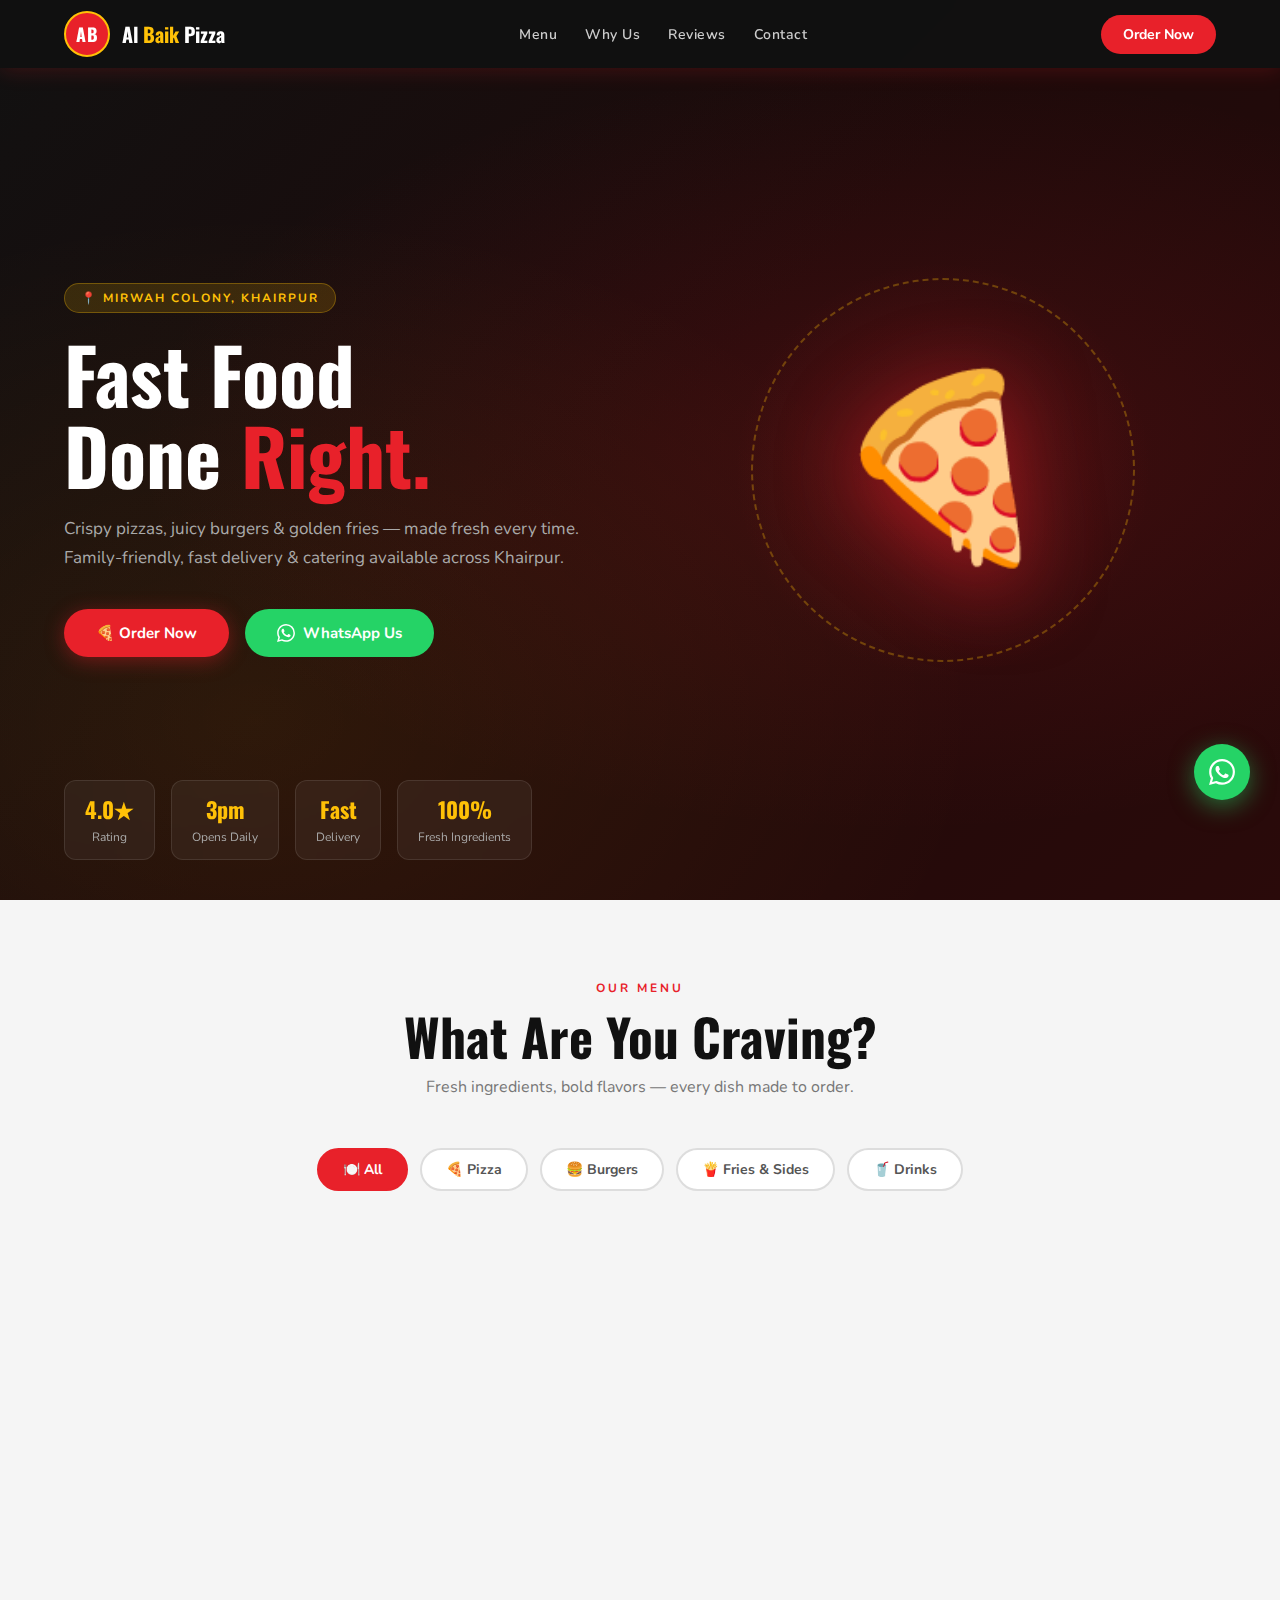
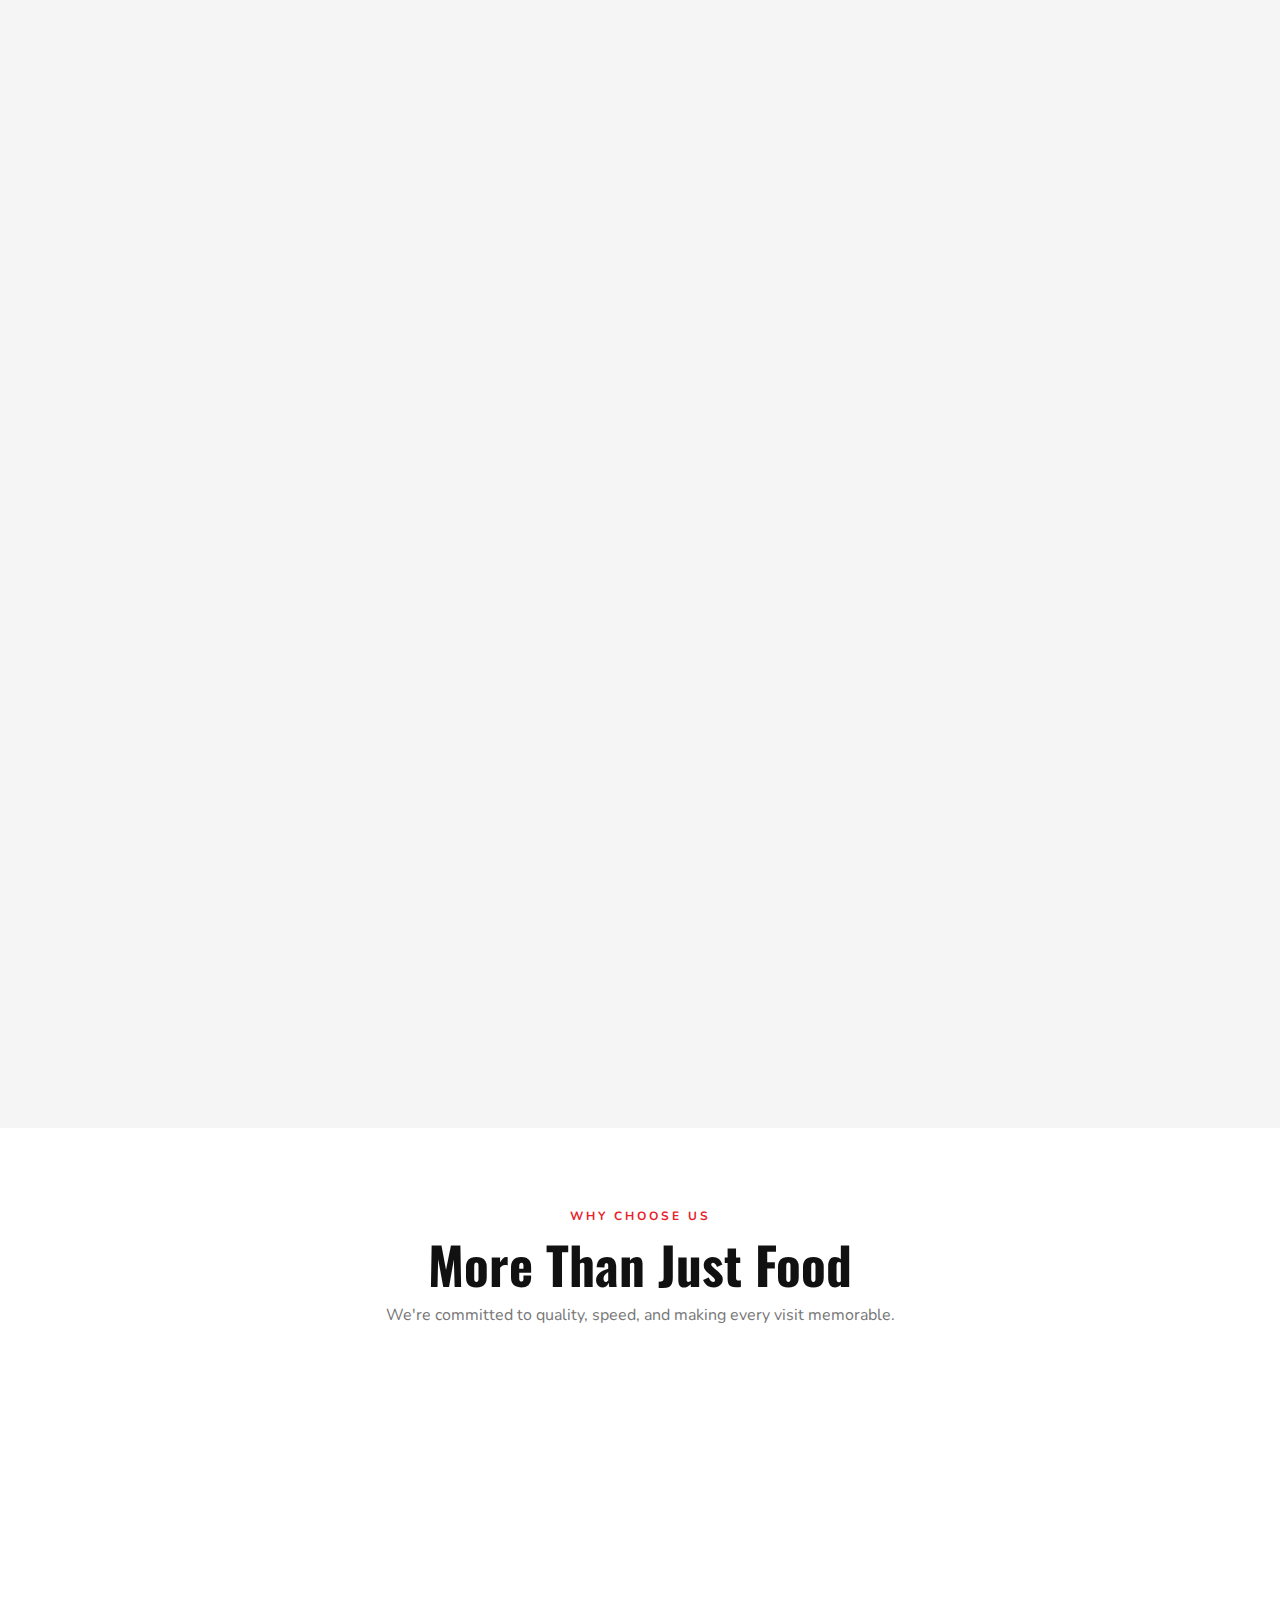
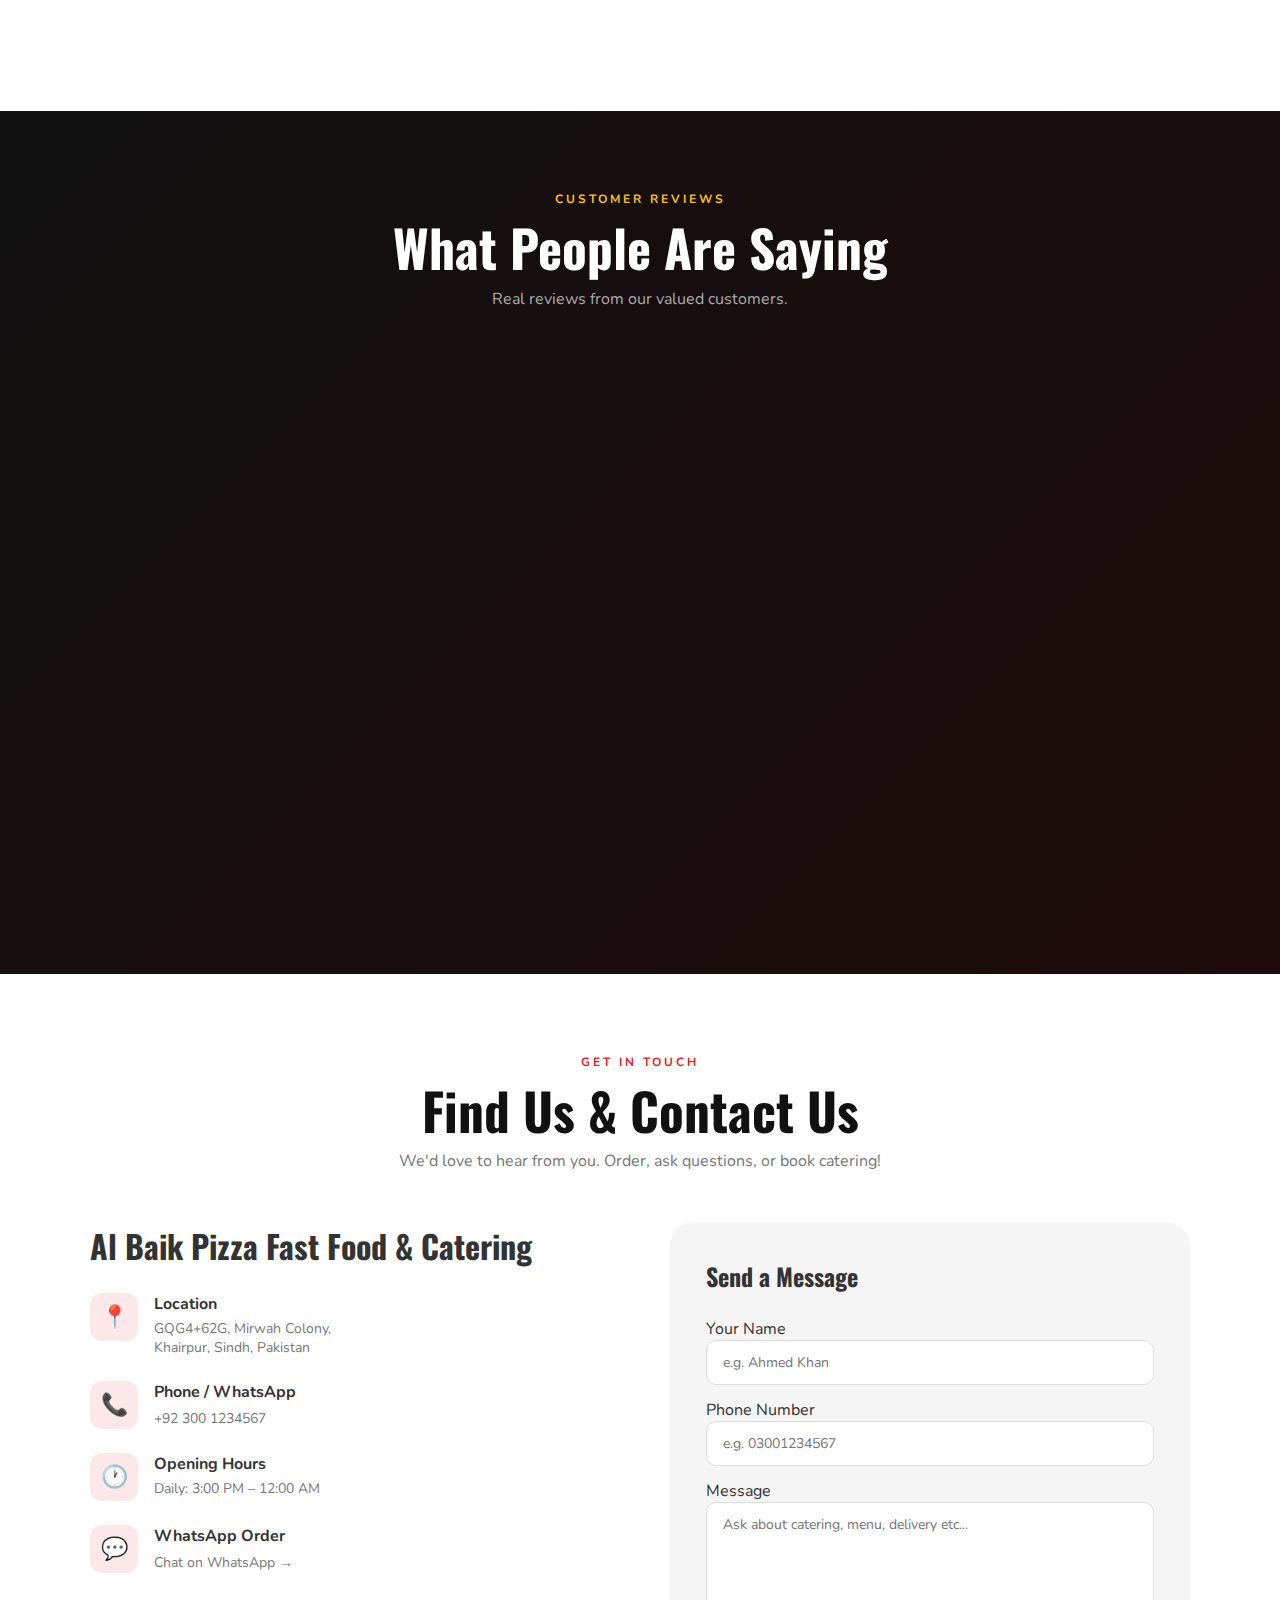
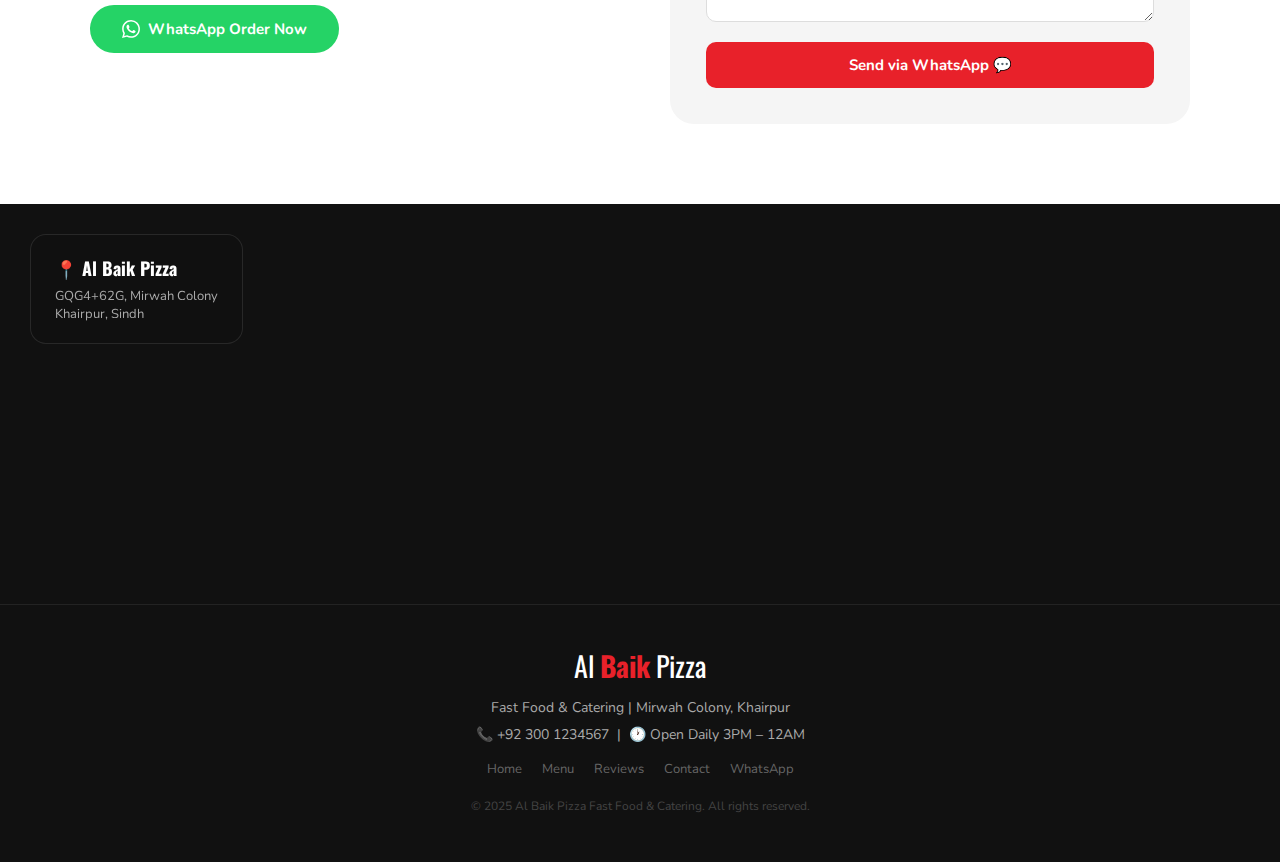
<file: index.html>
<!DOCTYPE html>
<html lang="en">
<head>
<meta charset="UTF-8"/>
<meta name="viewport" content="width=device-width, initial-scale=1.0"/>
<title>Al Baik Pizza – Fast Food & Catering | Khairpur</title>
<link href="https://fonts.googleapis.com/css2?family=Oswald:wght@400;600;700&family=Nunito:wght@400;600;700&display=swap" rel="stylesheet"/>
<style>
  :root {
    --red: #e8212a;
    --red-dark: #b5161e;
    --yellow: #ffc107;
    --dark: #111;
    --dark2: #1a1a1a;
    --dark3: #222;
    --white: #fff;
    --grey: #f5f5f5;
    --text: #333;
    --shadow: 0 8px 32px rgba(0,0,0,0.15);
  }
  * { margin:0; padding:0; box-sizing:border-box; }
  html { scroll-behavior: smooth; }
  body { font-family:'Nunito', sans-serif; background:#fff; color:var(--text); }

  /* ===== NAV ===== */
  nav {
    position: fixed; top:0; left:0; width:100%; z-index:1000;
    background: rgba(17,17,17,0.97);
    display:flex; align-items:center; justify-content:space-between;
    padding: 0 5%;
    height: 68px;
    backdrop-filter: blur(8px);
    box-shadow: 0 2px 20px rgba(232,33,42,0.2);
  }
  .nav-logo {
    display:flex; align-items:center; gap:12px;
  }
  .nav-logo .logo-circle {
    width:46px; height:46px; background:var(--red);
    border-radius:50%; display:flex; align-items:center; justify-content:center;
    font-family:'Oswald',sans-serif; font-weight:700; color:#fff; font-size:18px;
    letter-spacing:1px; border:2px solid var(--yellow);
    flex-shrink:0;
  }
  .nav-logo span { font-family:'Oswald',sans-serif; font-weight:700; color:#fff; font-size:20px; }
  .nav-logo span b { color:var(--yellow); }
  .nav-links { display:flex; gap:28px; list-style:none; }
  .nav-links a { color:#ccc; text-decoration:none; font-weight:600; font-size:14px; letter-spacing:.5px; transition:.2s; }
  .nav-links a:hover { color:var(--yellow); }
  .nav-cta {
    background:var(--red); color:#fff; border:none; padding:10px 22px;
    border-radius:30px; font-family:'Nunito',sans-serif; font-weight:700; font-size:14px;
    cursor:pointer; transition:.2s; text-decoration:none;
  }
  .nav-cta:hover { background:var(--yellow); color:var(--dark); }
  .hamburger { display:none; flex-direction:column; gap:5px; cursor:pointer; }
  .hamburger span { width:24px; height:2px; background:#fff; transition:.3s; }

  /* ===== HERO ===== */
  .hero {
    min-height: 100vh;
    background: linear-gradient(135deg, #111 0%, #1e0a0a 50%, #2a0a0a 100%);
    display:flex; align-items:center; justify-content:center;
    padding: 100px 5% 60px;
    position: relative; overflow: hidden;
  }
  .hero::before {
    content:'';
    position:absolute; inset:0;
    background: radial-gradient(ellipse at 70% 50%, rgba(232,33,42,0.15) 0%, transparent 60%),
                radial-gradient(ellipse at 20% 80%, rgba(255,193,7,0.08) 0%, transparent 50%);
  }
  .hero-grid {
    display:grid; grid-template-columns:1fr 1fr; align-items:center; gap:60px;
    max-width:1200px; width:100%; position:relative; z-index:1;
  }
  .hero-tag {
    display:inline-block; background:rgba(255,193,7,0.15); color:var(--yellow);
    border:1px solid rgba(255,193,7,0.3); padding:6px 16px; border-radius:20px;
    font-size:12px; font-weight:700; letter-spacing:2px; text-transform:uppercase; margin-bottom:20px;
  }
  .hero h1 {
    font-family:'Oswald',sans-serif; font-size:clamp(42px,6vw,78px);
    font-weight:700; color:#fff; line-height:1.05; margin-bottom:20px;
  }
  .hero h1 .accent { color:var(--red); }
  .hero p { color:#aaa; font-size:17px; line-height:1.7; margin-bottom:36px; }
  .hero-btns { display:flex; gap:16px; flex-wrap:wrap; }
  .btn-primary {
    background: var(--red); color:#fff; padding:14px 32px;
    border-radius:50px; font-weight:700; font-size:15px; text-decoration:none;
    border:none; cursor:pointer; transition:.25s; display:inline-flex; align-items:center; gap:8px;
    box-shadow: 0 4px 20px rgba(232,33,42,0.4);
  }
  .btn-primary:hover { background:var(--red-dark); transform:translateY(-2px); }
  .btn-whatsapp {
    background: #25D366; color:#fff; padding:14px 32px;
    border-radius:50px; font-weight:700; font-size:15px; text-decoration:none;
    border:none; cursor:pointer; transition:.25s; display:inline-flex; align-items:center; gap:8px;
  }
  .btn-whatsapp:hover { background:#1da851; transform:translateY(-2px); }
  .hero-visual {
    display:flex; align-items:center; justify-content:center; position:relative;
  }
  .hero-img-wrap {
    width:420px; height:420px; border-radius:50%;
    background: radial-gradient(circle, rgba(232,33,42,0.2) 0%, transparent 70%);
    display:flex; align-items:center; justify-content:center; position:relative;
  }
  .hero-img-wrap::before {
    content:''; position:absolute;
    width:380px; height:380px; border-radius:50%;
    border: 2px dashed rgba(255,193,7,0.3);
    animation: spin 20s linear infinite;
  }
  @keyframes spin { to { transform:rotate(360deg); } }
  .hero-emoji { font-size:180px; filter:drop-shadow(0 20px 40px rgba(232,33,42,0.5)); animation:float 3s ease-in-out infinite; }
  @keyframes float { 0%,100%{transform:translateY(0)} 50%{transform:translateY(-15px)} }
  .hero-badges {
    position:absolute; bottom:40px; left:5%;
    display:flex; gap:16px;
  }
  .badge {
    background:rgba(255,255,255,0.05); border:1px solid rgba(255,255,255,0.1);
    backdrop-filter:blur(10px); padding:12px 20px; border-radius:12px;
    color:#fff; text-align:center;
  }
  .badge strong { display:block; font-family:'Oswald',sans-serif; font-size:22px; color:var(--yellow); }
  .badge span { font-size:12px; color:#aaa; }

  /* ===== SECTIONS ===== */
  section { padding:80px 5%; }
  .section-label {
    text-align:center; font-size:12px; font-weight:700; letter-spacing:3px;
    text-transform:uppercase; color:var(--red); margin-bottom:12px;
  }
  .section-title {
    text-align:center; font-family:'Oswald',sans-serif; font-size:clamp(32px,4vw,52px);
    font-weight:700; color:var(--dark); margin-bottom:12px; line-height:1.1;
  }
  .section-sub {
    text-align:center; color:#777; font-size:16px; max-width:560px; margin:0 auto 50px;
  }

  /* ===== MENU ===== */
  .menu-section { background:var(--grey); }
  .menu-tabs {
    display:flex; gap:12px; justify-content:center; flex-wrap:wrap; margin-bottom:40px;
  }
  .tab-btn {
    padding:10px 24px; border-radius:30px; border:2px solid #ddd;
    background:#fff; font-family:'Nunito',sans-serif; font-weight:700; font-size:14px;
    cursor:pointer; transition:.2s; color:#555;
  }
  .tab-btn.active, .tab-btn:hover { background:var(--red); color:#fff; border-color:var(--red); }
  .menu-grid {
    display:grid; grid-template-columns:repeat(auto-fill,minmax(280px,1fr)); gap:24px;
    max-width:1200px; margin:0 auto;
  }
  .menu-card {
    background:#fff; border-radius:20px; overflow:hidden;
    box-shadow: 0 4px 20px rgba(0,0,0,0.08); transition:.3s;
    display:none;
  }
  .menu-card.show { display:block; }
  .menu-card:hover { transform:translateY(-6px); box-shadow:0 12px 40px rgba(0,0,0,0.15); }
  .menu-img {
    height:180px; display:flex; align-items:center; justify-content:center;
    font-size:80px;
    background: linear-gradient(135deg, #fff5f5, #fff0e0);
  }
  .menu-body { padding:18px; }
  .menu-name { font-family:'Oswald',sans-serif; font-size:20px; font-weight:600; color:var(--dark); margin-bottom:6px; }
  .menu-desc { color:#888; font-size:13px; margin-bottom:14px; line-height:1.5; }
  .menu-footer { display:flex; align-items:center; justify-content:space-between; }
  .menu-price { font-family:'Oswald',sans-serif; font-size:22px; font-weight:700; color:var(--red); }
  .add-btn {
    background:var(--red); color:#fff; border:none; width:36px; height:36px;
    border-radius:50%; font-size:20px; cursor:pointer; transition:.2s; display:flex; align-items:center; justify-content:center;
  }
  .add-btn:hover { background:var(--red-dark); transform:scale(1.1); }

  /* ===== CART ===== */
  .cart-float {
    position:fixed; bottom:30px; right:30px; z-index:999;
    background:var(--red); color:#fff; border:none;
    width:60px; height:60px; border-radius:50%; font-size:22px; cursor:pointer;
    box-shadow: 0 6px 24px rgba(232,33,42,0.5); transition:.2s;
    display:flex; align-items:center; justify-content:center;
  }
  .cart-float:hover { background:var(--red-dark); transform:scale(1.1); }
  .cart-count {
    position:absolute; top:-4px; right:-4px;
    background:var(--yellow); color:var(--dark); width:22px; height:22px;
    border-radius:50%; font-size:11px; font-weight:700; display:flex; align-items:center; justify-content:center;
  }

  /* ===== CART MODAL ===== */
  .modal-overlay {
    display:none; position:fixed; inset:0; background:rgba(0,0,0,0.7);
    z-index:2000; align-items:center; justify-content:center; padding:20px;
  }
  .modal-overlay.open { display:flex; }
  .cart-modal {
    background:#fff; border-radius:24px; width:100%; max-width:500px;
    max-height:90vh; overflow-y:auto;
    box-shadow: 0 20px 80px rgba(0,0,0,0.4);
    animation: slideUp .3s ease;
  }
  @keyframes slideUp { from{transform:translateY(40px);opacity:0} to{transform:translateY(0);opacity:1} }
  .cart-header {
    padding:24px 24px 16px; display:flex; justify-content:space-between; align-items:center;
    border-bottom:1px solid #eee;
    position:sticky; top:0; background:#fff; z-index:1;
  }
  .cart-header h2 { font-family:'Oswald',sans-serif; font-size:24px; }
  .close-btn { background:none; border:none; font-size:24px; cursor:pointer; color:#888; }
  .cart-items { padding:16px 24px; }
  .cart-item {
    display:flex; align-items:center; gap:12px;
    padding:12px 0; border-bottom:1px solid #f0f0f0;
  }
  .cart-item-emoji { font-size:32px; }
  .cart-item-info { flex:1; }
  .cart-item-name { font-weight:700; font-size:14px; }
  .cart-item-price { color:var(--red); font-weight:700; font-size:14px; }
  .cart-item-qty { display:flex; align-items:center; gap:8px; }
  .qty-btn { background:var(--grey); border:none; width:28px; height:28px; border-radius:50%; cursor:pointer; font-size:16px; font-weight:700; }
  .qty-btn:hover { background:var(--red); color:#fff; }
  .cart-footer { padding:16px 24px 24px; }
  .cart-total { font-family:'Oswald',sans-serif; font-size:22px; margin-bottom:16px; display:flex; justify-content:space-between; }
  .cart-total span { color:var(--red); }
  .order-form input, .order-form textarea, .order-form select {
    width:100%; padding:12px 16px; border:1.5px solid #ddd; border-radius:10px;
    font-family:'Nunito',sans-serif; font-size:14px; margin-bottom:10px;
    transition:.2s; outline:none;
  }
  .order-form input:focus, .order-form textarea:focus { border-color:var(--red); }
  .order-form label { font-weight:700; font-size:13px; color:#555; display:block; margin-bottom:4px; }
  .btn-order-wa {
    width:100%; background:#25D366; color:#fff; border:none; padding:14px;
    border-radius:12px; font-family:'Nunito',sans-serif; font-weight:700; font-size:16px;
    cursor:pointer; transition:.2s; display:flex; align-items:center; justify-content:center; gap:10px;
  }
  .btn-order-wa:hover { background:#1da851; }

  /* ===== WHY US ===== */
  .features-grid {
    display:grid; grid-template-columns:repeat(auto-fit,minmax(220px,1fr)); gap:24px;
    max-width:1100px; margin:0 auto;
  }
  .feature-card {
    background:#fff; border-radius:20px; padding:32px 24px; text-align:center;
    box-shadow: 0 4px 20px rgba(0,0,0,0.07); transition:.3s;
    border-bottom:4px solid transparent;
  }
  .feature-card:hover { border-bottom-color:var(--red); transform:translateY(-4px); }
  .feature-icon { font-size:48px; margin-bottom:16px; }
  .feature-card h3 { font-family:'Oswald',sans-serif; font-size:20px; margin-bottom:8px; }
  .feature-card p { color:#888; font-size:14px; line-height:1.6; }

  /* ===== REVIEWS ===== */
  .reviews-section { background: linear-gradient(135deg, #111 0%, #1e0a0a 100%); }
  .reviews-section .section-title { color:#fff; }
  .reviews-section .section-sub { color:#aaa; }
  .stars { color:var(--yellow); font-size:20px; margin-bottom:8px; }
  .reviews-grid {
    display:grid; grid-template-columns:repeat(auto-fit,minmax(260px,1fr)); gap:24px;
    max-width:1100px; margin:0 auto;
  }
  .review-card {
    background:rgba(255,255,255,0.05); border:1px solid rgba(255,255,255,0.1);
    border-radius:20px; padding:28px; backdrop-filter:blur(10px);
    transition:.3s;
  }
  .review-card:hover { background:rgba(255,255,255,0.1); transform:translateY(-4px); }
  .review-text { color:#ccc; font-size:15px; line-height:1.7; margin-bottom:16px; font-style:italic; }
  .reviewer { display:flex; align-items:center; gap:12px; }
  .reviewer-avatar {
    width:44px; height:44px; border-radius:50%; background:var(--red);
    display:flex; align-items:center; justify-content:center; font-weight:700; color:#fff; font-size:16px;
  }
  .reviewer-name { font-weight:700; color:#fff; font-size:14px; }
  .reviewer-date { color:#777; font-size:12px; }

  /* ===== CONTACT ===== */
  .contact-grid {
    display:grid; grid-template-columns:1fr 1fr; gap:60px; max-width:1100px; margin:0 auto; align-items:start;
  }
  .contact-info h3 { font-family:'Oswald',sans-serif; font-size:32px; margin-bottom:24px; }
  .contact-item { display:flex; gap:16px; margin-bottom:24px; align-items:flex-start; }
  .contact-icon { width:48px; height:48px; background:rgba(232,33,42,0.1); border-radius:12px; display:flex; align-items:center; justify-content:center; font-size:22px; flex-shrink:0; }
  .contact-item h4 { font-weight:700; margin-bottom:4px; }
  .contact-item p, .contact-item a { color:#777; font-size:14px; text-decoration:none; }
  .contact-item a:hover { color:var(--red); }
  .contact-form-wrap { background:var(--grey); border-radius:24px; padding:36px; }
  .contact-form-wrap h3 { font-family:'Oswald',sans-serif; font-size:24px; margin-bottom:24px; }
  .contact-form input, .contact-form textarea {
    width:100%; padding:12px 16px; border:1.5px solid #ddd; border-radius:10px;
    font-family:'Nunito',sans-serif; font-size:14px; margin-bottom:14px; outline:none;
    background:#fff; transition:.2s;
  }
  .contact-form input:focus, .contact-form textarea:focus { border-color:var(--red); }
  .contact-form textarea { height:120px; resize:vertical; }
  .btn-send {
    background:var(--red); color:#fff; border:none; padding:13px 32px;
    border-radius:10px; font-family:'Nunito',sans-serif; font-weight:700; font-size:15px;
    cursor:pointer; width:100%; transition:.2s;
  }
  .btn-send:hover { background:var(--red-dark); }

  /* ===== MAP ===== */
  .map-section { background:var(--dark); padding:0; }
  .map-wrap { height:400px; position:relative; overflow:hidden; }
  .map-wrap iframe { width:100%; height:100%; border:none; }
  .map-overlay {
    position:absolute; top:30px; left:30px;
    background:rgba(17,17,17,0.9); color:#fff; padding:20px 24px; border-radius:16px;
    backdrop-filter:blur(10px); border:1px solid rgba(255,255,255,0.1);
  }
  .map-overlay h4 { font-family:'Oswald',sans-serif; font-size:18px; margin-bottom:6px; }
  .map-overlay p { color:#aaa; font-size:13px; }

  /* ===== WHATSAPP CHATBOT ===== */
  .wa-fab {
    position:fixed; bottom:100px; right:30px; z-index:999;
    background:#25D366; color:#fff; border:none;
    width:56px; height:56px; border-radius:50%; font-size:26px; cursor:pointer;
    box-shadow: 0 6px 24px rgba(37,211,102,0.5); transition:.2s;
    display:flex; align-items:center; justify-content:center;
    animation: pulse-wa 2s infinite;
  }
  @keyframes pulse-wa {
    0%,100%{box-shadow:0 6px 24px rgba(37,211,102,0.5)}
    50%{box-shadow:0 6px 40px rgba(37,211,102,0.8)}
  }
  .wa-fab:hover { background:#1da851; transform:scale(1.1); }
  .wa-tooltip {
    position:fixed; bottom:115px; right:100px;
    background:#333; color:#fff; padding:8px 14px; border-radius:8px;
    font-size:13px; font-weight:600; white-space:nowrap;
    opacity:0; pointer-events:none; transition:.2s;
  }
  .wa-fab:hover + .wa-tooltip { opacity:1; }

  /* ===== FOOTER ===== */
  footer {
    background:var(--dark); color:#aaa; text-align:center; padding:40px 5%;
    border-top:1px solid rgba(255,255,255,0.08);
  }
  footer .footer-logo { font-family:'Oswald',sans-serif; font-size:28px; color:#fff; margin-bottom:12px; }
  footer .footer-logo b { color:var(--red); }
  footer p { font-size:14px; margin-bottom:8px; }
  footer .footer-links { display:flex; gap:20px; justify-content:center; flex-wrap:wrap; margin-top:16px; }
  footer .footer-links a { color:#666; text-decoration:none; font-size:13px; transition:.2s; }
  footer .footer-links a:hover { color:var(--yellow); }

  /* ===== MOBILE ===== */
  @media(max-width:768px) {
    .nav-links { display:none; }
    .hamburger { display:flex; }
    .hero-grid { grid-template-columns:1fr; text-align:center; }
    .hero-visual { order:-1; }
    .hero-img-wrap { width:280px; height:280px; }
    .hero-emoji { font-size:120px; }
    .hero-badges { position:static; justify-content:center; margin-top:30px; }
    .hero-btns { justify-content:center; }
    .contact-grid { grid-template-columns:1fr; }
    .map-overlay { top:16px; left:16px; right:16px; }
  }

  /* notification */
  .toast {
    position:fixed; top:80px; right:20px; z-index:3000;
    background:var(--dark); color:#fff; padding:12px 20px;
    border-radius:10px; font-weight:600; font-size:14px;
    border-left:4px solid var(--yellow);
    transform:translateX(200%); transition:.3s;
    box-shadow: var(--shadow);
  }
  .toast.show { transform:translateX(0); }
</style>
</head>
<body>

<!-- NAV -->
<nav>
  <div class="nav-logo">
    <div class="logo-circle">AB</div>
    <span>Al <b>Baik</b> Pizza</span>
  </div>
  <ul class="nav-links">
    <li><a href="#menu">Menu</a></li>
    <li><a href="#why-us">Why Us</a></li>
    <li><a href="#reviews">Reviews</a></li>
    <li><a href="#contact">Contact</a></li>
  </ul>
  <a href="#menu" class="nav-cta">Order Now</a>
  <div class="hamburger" onclick="toggleMenu()">
    <span></span><span></span><span></span>
  </div>
</nav>

<!-- HERO -->
<section class="hero" id="home">
  <div class="hero-grid">
    <div class="hero-content">
      <span class="hero-tag">📍 Mirwah Colony, Khairpur</span>
      <h1>Fast Food<br>Done <span class="accent">Right.</span></h1>
      <p>Crispy pizzas, juicy burgers & golden fries — made fresh every time. Family-friendly, fast delivery & catering available across Khairpur.</p>
      <div class="hero-btns">
        <a href="#menu" class="btn-primary">🍕 Order Now</a>
        <a href="https://wa.me/923001234567" target="_blank" class="btn-whatsapp">
          <svg width="18" height="18" viewBox="0 0 24 24" fill="currentColor"><path d="M17.472 14.382c-.297-.149-1.758-.867-2.03-.967-.273-.099-.471-.148-.67.15-.197.297-.767.966-.94 1.164-.173.199-.347.223-.644.075-.297-.15-1.255-.463-2.39-1.475-.883-.788-1.48-1.761-1.653-2.059-.173-.297-.018-.458.13-.606.134-.133.298-.347.446-.52.149-.174.198-.298.298-.497.099-.198.05-.371-.025-.52-.075-.149-.669-1.612-.916-2.207-.242-.579-.487-.5-.669-.51-.173-.008-.371-.01-.57-.01-.198 0-.52.074-.792.372-.272.297-1.04 1.016-1.04 2.479 0 1.462 1.065 2.875 1.213 3.074.149.198 2.096 3.2 5.077 4.487.709.306 1.262.489 1.694.625.712.227 1.36.195 1.871.118.571-.085 1.758-.719 2.006-1.413.248-.694.248-1.289.173-1.413-.074-.124-.272-.198-.57-.347m-5.421 7.403h-.004a9.87 9.87 0 01-5.031-1.378l-.361-.214-3.741.982.998-3.648-.235-.374a9.86 9.86 0 01-1.51-5.26c.001-5.45 4.436-9.884 9.888-9.884 2.64 0 5.122 1.03 6.988 2.898a9.825 9.825 0 012.893 6.994c-.003 5.45-4.437 9.884-9.885 9.884m8.413-18.297A11.815 11.815 0 0012.05 0C5.495 0 .16 5.335.157 11.892c0 2.096.547 4.142 1.588 5.945L.057 24l6.305-1.654a11.882 11.882 0 005.683 1.448h.005c6.554 0 11.89-5.335 11.893-11.893a11.821 11.821 0 00-3.48-8.413z"/></svg>
          WhatsApp Us
        </a>
      </div>
    </div>
    <div class="hero-visual">
      <div class="hero-img-wrap">
        <div class="hero-emoji">🍕</div>
      </div>
    </div>
  </div>
  <div class="hero-badges">
    <div class="badge"><strong>4.0★</strong><span>Rating</span></div>
    <div class="badge"><strong>3pm</strong><span>Opens Daily</span></div>
    <div class="badge"><strong>Fast</strong><span>Delivery</span></div>
    <div class="badge"><strong>100%</strong><span>Fresh Ingredients</span></div>
  </div>
</section>

<!-- MENU -->
<section class="menu-section" id="menu">
  <div class="section-label">Our Menu</div>
  <h2 class="section-title">What Are You Craving?</h2>
  <p class="section-sub">Fresh ingredients, bold flavors — every dish made to order.</p>

  <div class="menu-tabs">
    <button class="tab-btn active" onclick="filterMenu('all')">🍽️ All</button>
    <button class="tab-btn" onclick="filterMenu('pizza')">🍕 Pizza</button>
    <button class="tab-btn" onclick="filterMenu('burger')">🍔 Burgers</button>
    <button class="tab-btn" onclick="filterMenu('fries')">🍟 Fries & Sides</button>
    <button class="tab-btn" onclick="filterMenu('drinks')">🥤 Drinks</button>
  </div>

  <div class="menu-grid" id="menuGrid">
    <!-- PIZZAS -->
    <div class="menu-card show" data-cat="pizza">
      <div class="menu-img">🍕</div>
      <div class="menu-body">
        <div class="menu-name">Chicken Tikka Pizza</div>
        <div class="menu-desc">Spicy chicken tikka, fresh veggies & extra cheese on a crispy crust.</div>
        <div class="menu-footer">
          <div class="menu-price">Rs. 650</div>
          <button class="add-btn" onclick="addToCart('Chicken Tikka Pizza', 650, '🍕')">+</button>
        </div>
      </div>
    </div>
    <div class="menu-card show" data-cat="pizza">
      <div class="menu-img">🍕</div>
      <div class="menu-body">
        <div class="menu-name">BBQ Chicken Pizza</div>
        <div class="menu-desc">Smoky BBQ sauce, grilled chicken & mozzarella — family favourite.</div>
        <div class="menu-footer">
          <div class="menu-price">Rs. 700</div>
          <button class="add-btn" onclick="addToCart('BBQ Chicken Pizza', 700, '🍕')">+</button>
        </div>
      </div>
    </div>
    <div class="menu-card show" data-cat="pizza">
      <div class="menu-img">🍕</div>
      <div class="menu-body">
        <div class="menu-name">Veggie Supreme Pizza</div>
        <div class="menu-desc">Loaded with fresh capsicum, olives, mushrooms & tomato.</div>
        <div class="menu-footer">
          <div class="menu-price">Rs. 550</div>
          <button class="add-btn" onclick="addToCart('Veggie Supreme Pizza', 550, '🍕')">+</button>
        </div>
      </div>
    </div>
    <div class="menu-card show" data-cat="pizza">
      <div class="menu-img">🍕</div>
      <div class="menu-body">
        <div class="menu-name">Double Cheese Pizza</div>
        <div class="menu-desc">Double mozzarella pull, garlic base & a crispy golden edge.</div>
        <div class="menu-footer">
          <div class="menu-price">Rs. 750</div>
          <button class="add-btn" onclick="addToCart('Double Cheese Pizza', 750, '🍕')">+</button>
        </div>
      </div>
    </div>
    <!-- BURGERS -->
    <div class="menu-card show" data-cat="burger">
      <div class="menu-img">🍔</div>
      <div class="menu-body">
        <div class="menu-name">Crispy Chicken Burger</div>
        <div class="menu-desc">Crispy fried chicken fillet, mayo, lettuce & pickles in a soft bun.</div>
        <div class="menu-footer">
          <div class="menu-price">Rs. 350</div>
          <button class="add-btn" onclick="addToCart('Crispy Chicken Burger', 350, '🍔')">+</button>
        </div>
      </div>
    </div>
    <div class="menu-card show" data-cat="burger">
      <div class="menu-img">🍔</div>
      <div class="menu-body">
        <div class="menu-name">Zinger Burger</div>
        <div class="menu-desc">Our spicy signature zinger fillet — hot, crunchy & irresistible.</div>
        <div class="menu-footer">
          <div class="menu-price">Rs. 400</div>
          <button class="add-btn" onclick="addToCart('Zinger Burger', 400, '🍔')">+</button>
        </div>
      </div>
    </div>
    <div class="menu-card show" data-cat="burger">
      <div class="menu-img">🍔</div>
      <div class="menu-body">
        <div class="menu-name">Double Patty Burger</div>
        <div class="menu-desc">Two beef patties, cheddar cheese, sauce & caramelized onions.</div>
        <div class="menu-footer">
          <div class="menu-price">Rs. 500</div>
          <button class="add-btn" onclick="addToCart('Double Patty Burger', 500, '🍔')">+</button>
        </div>
      </div>
    </div>
    <!-- FRIES -->
    <div class="menu-card show" data-cat="fries">
      <div class="menu-img">🍟</div>
      <div class="menu-body">
        <div class="menu-name">Loaded Fries</div>
        <div class="menu-desc">Crispy fries topped with cheese sauce, jalapeños & mayo.</div>
        <div class="menu-footer">
          <div class="menu-price">Rs. 250</div>
          <button class="add-btn" onclick="addToCart('Loaded Fries', 250, '🍟')">+</button>
        </div>
      </div>
    </div>
    <div class="menu-card show" data-cat="fries">
      <div class="menu-img">🍟</div>
      <div class="menu-body">
        <div class="menu-name">Regular Fries</div>
        <div class="menu-desc">Golden crispy salted fries — the classic side you love.</div>
        <div class="menu-footer">
          <div class="menu-price">Rs. 150</div>
          <button class="add-btn" onclick="addToCart('Regular Fries', 150, '🍟')">+</button>
        </div>
      </div>
    </div>
    <div class="menu-card show" data-cat="fries">
      <div class="menu-img">🌮</div>
      <div class="menu-body">
        <div class="menu-name">Chicken Nuggets (6pc)</div>
        <div class="menu-desc">Tender chicken nuggets with smoky dipping sauce.</div>
        <div class="menu-footer">
          <div class="menu-price">Rs. 280</div>
          <button class="add-btn" onclick="addToCart('Chicken Nuggets (6pc)', 280, '🌮')">+</button>
        </div>
      </div>
    </div>
    <!-- DRINKS -->
    <div class="menu-card show" data-cat="drinks">
      <div class="menu-img">🥤</div>
      <div class="menu-body">
        <div class="menu-name">Cold Drink (500ml)</div>
        <div class="menu-desc">Pepsi, 7UP, or Mirinda — chilled & refreshing.</div>
        <div class="menu-footer">
          <div class="menu-price">Rs. 80</div>
          <button class="add-btn" onclick="addToCart('Cold Drink', 80, '🥤')">+</button>
        </div>
      </div>
    </div>
    <div class="menu-card show" data-cat="drinks">
      <div class="menu-img">🧃</div>
      <div class="menu-body">
        <div class="menu-name">Fresh Lemonade</div>
        <div class="menu-desc">Freshly squeezed with mint & a hint of chat masala.</div>
        <div class="menu-footer">
          <div class="menu-price">Rs. 120</div>
          <button class="add-btn" onclick="addToCart('Fresh Lemonade', 120, '🧃')">+</button>
        </div>
      </div>
    </div>
  </div>
</section>

<!-- WHY US -->
<section id="why-us">
  <div class="section-label">Why Choose Us</div>
  <h2 class="section-title">More Than Just Food</h2>
  <p class="section-sub">We're committed to quality, speed, and making every visit memorable.</p>
  <div class="features-grid">
    <div class="feature-card">
      <div class="feature-icon">🔥</div>
      <h3>Made Fresh Daily</h3>
      <p>Every item is prepared fresh using quality ingredients — no shortcuts, no frozen shortcuts.</p>
    </div>
    <div class="feature-card">
      <div class="feature-icon">🚀</div>
      <h3>Fast Delivery</h3>
      <p>Quick and reliable delivery right to your doorstep across Khairpur Mir's.</p>
    </div>
    <div class="feature-card">
      <div class="feature-icon">👨‍👩‍👧</div>
      <h3>Family Friendly</h3>
      <p>A welcoming, cosy dine-in space where families and friends can enjoy together.</p>
    </div>
    <div class="feature-card">
      <div class="feature-icon">🎉</div>
      <h3>Catering Available</h3>
      <p>Planning an event? We offer full catering packages for parties, weddings & corporate events.</p>
    </div>
  </div>
</section>

<!-- REVIEWS -->
<section class="reviews-section" id="reviews">
  <div class="section-label" style="color:var(--yellow)">Customer Reviews</div>
  <h2 class="section-title">What People Are Saying</h2>
  <p class="section-sub">Real reviews from our valued customers.</p>
  <div class="reviews-grid">
    <div class="review-card">
      <div class="stars">★★★★★</div>
      <p class="review-text">"Best pizza in Khairpur! The chicken tikka pizza is absolutely amazing. Perfect crust and loads of cheese. Will definitely order again!"</p>
      <div class="reviewer">
        <div class="reviewer-avatar">A</div>
        <div>
          <div class="reviewer-name">Ahmed Khan</div>
          <div class="reviewer-date">Verified Customer</div>
        </div>
      </div>
    </div>
    <div class="review-card">
      <div class="stars">★★★★☆</div>
      <p class="review-text">"Ordered zinger burger and loaded fries. Both were delicious and came hot. Great value for money. Highly recommended for everyone!"</p>
      <div class="reviewer">
        <div class="reviewer-avatar">S</div>
        <div>
          <div class="reviewer-name">Sara Mirza</div>
          <div class="reviewer-date">Verified Customer</div>
        </div>
      </div>
    </div>
    <div class="review-card">
      <div class="stars">★★★★★</div>
      <p class="review-text">"Had their catering for a family event and everyone loved it! The team was professional and the food was exceptional. 10/10 service!"</p>
      <div class="reviewer">
        <div class="reviewer-avatar">R</div>
        <div>
          <div class="reviewer-name">Raza Ali</div>
          <div class="reviewer-date">Verified Customer</div>
        </div>
      </div>
    </div>
    <div class="review-card">
      <div class="stars">★★★★☆</div>
      <p class="review-text">"Family-friendly place with a great atmosphere. Kids loved the nuggets and we loved the pizza. Good prices too. Our go-to spot now!"</p>
      <div class="reviewer">
        <div class="reviewer-avatar">F</div>
        <div>
          <div class="reviewer-name">Faisal Soomro</div>
          <div class="reviewer-date">Verified Customer</div>
        </div>
      </div>
    </div>
  </div>
</section>

<!-- CONTACT -->
<section id="contact">
  <div class="section-label">Get In Touch</div>
  <h2 class="section-title">Find Us & Contact Us</h2>
  <p class="section-sub">We'd love to hear from you. Order, ask questions, or book catering!</p>
  <div class="contact-grid">
    <div class="contact-info">
      <h3>Al Baik Pizza Fast Food & Catering</h3>
      <div class="contact-item">
        <div class="contact-icon">📍</div>
        <div>
          <h4>Location</h4>
          <p>GQG4+62G, Mirwah Colony,<br>Khairpur, Sindh, Pakistan</p>
        </div>
      </div>
      <div class="contact-item">
        <div class="contact-icon">📞</div>
        <div>
          <h4>Phone / WhatsApp</h4>
          <a href="tel:+923001234567">+92 300 1234567</a>
        </div>
      </div>
      <div class="contact-item">
        <div class="contact-icon">🕐</div>
        <div>
          <h4>Opening Hours</h4>
          <p>Daily: 3:00 PM – 12:00 AM</p>
        </div>
      </div>
      <div class="contact-item">
        <div class="contact-icon">💬</div>
        <div>
          <h4>WhatsApp Order</h4>
          <a href="https://wa.me/923001234567?text=Hi%20Al%20Baik%20Pizza!%20I%20want%20to%20place%20an%20order." target="_blank">Chat on WhatsApp →</a>
        </div>
      </div>
      <a href="https://wa.me/923001234567" target="_blank" class="btn-whatsapp" style="display:inline-flex;margin-top:8px">
        <svg width="18" height="18" viewBox="0 0 24 24" fill="currentColor"><path d="M17.472 14.382c-.297-.149-1.758-.867-2.03-.967-.273-.099-.471-.148-.67.15-.197.297-.767.966-.94 1.164-.173.199-.347.223-.644.075-.297-.15-1.255-.463-2.39-1.475-.883-.788-1.48-1.761-1.653-2.059-.173-.297-.018-.458.13-.606.134-.133.298-.347.446-.52.149-.174.198-.298.298-.497.099-.198.05-.371-.025-.52-.075-.149-.669-1.612-.916-2.207-.242-.579-.487-.5-.669-.51-.173-.008-.371-.01-.57-.01-.198 0-.52.074-.792.372-.272.297-1.04 1.016-1.04 2.479 0 1.462 1.065 2.875 1.213 3.074.149.198 2.096 3.2 5.077 4.487.709.306 1.262.489 1.694.625.712.227 1.36.195 1.871.118.571-.085 1.758-.719 2.006-1.413.248-.694.248-1.289.173-1.413-.074-.124-.272-.198-.57-.347m-5.421 7.403h-.004a9.87 9.87 0 01-5.031-1.378l-.361-.214-3.741.982.998-3.648-.235-.374a9.86 9.86 0 01-1.51-5.26c.001-5.45 4.436-9.884 9.888-9.884 2.64 0 5.122 1.03 6.988 2.898a9.825 9.825 0 012.893 6.994c-.003 5.45-4.437 9.884-9.885 9.884m8.413-18.297A11.815 11.815 0 0012.05 0C5.495 0 .16 5.335.157 11.892c0 2.096.547 4.142 1.588 5.945L.057 24l6.305-1.654a11.882 11.882 0 005.683 1.448h.005c6.554 0 11.89-5.335 11.893-11.893a11.821 11.821 0 00-3.48-8.413z"/></svg>
        WhatsApp Order Now
      </a>
    </div>
    <div class="contact-form-wrap">
      <h3>Send a Message</h3>
      <form class="contact-form" onsubmit="sendContactWA(event)">
        <label>Your Name</label>
        <input type="text" id="cf-name" placeholder="e.g. Ahmed Khan" required/>
        <label>Phone Number</label>
        <input type="tel" id="cf-phone" placeholder="e.g. 03001234567" required/>
        <label>Message</label>
        <textarea id="cf-msg" placeholder="Ask about catering, menu, delivery etc..." required></textarea>
        <button type="submit" class="btn-send">Send via WhatsApp 💬</button>
      </form>
    </div>
  </div>
</section>

<!-- MAP -->
<div class="map-section">
  <div class="map-wrap">
    <iframe src="https://maps.google.com/maps?q=Mirwah+Colony+Khairpur&t=&z=14&ie=UTF8&iwloc=&output=embed" allowfullscreen loading="lazy"></iframe>
    <div class="map-overlay">
      <h4>📍 Al Baik Pizza</h4>
      <p>GQG4+62G, Mirwah Colony<br>Khairpur, Sindh</p>
    </div>
  </div>
</div>

<!-- FOOTER -->
<footer>
  <div class="footer-logo">Al <b>Baik</b> Pizza</div>
  <p>Fast Food & Catering | Mirwah Colony, Khairpur</p>
  <p>📞 +92 300 1234567 &nbsp;|&nbsp; 🕐 Open Daily 3PM – 12AM</p>
  <div class="footer-links">
    <a href="#home">Home</a>
    <a href="#menu">Menu</a>
    <a href="#reviews">Reviews</a>
    <a href="#contact">Contact</a>
    <a href="https://wa.me/923001234567" target="_blank">WhatsApp</a>
  </div>
  <p style="margin-top:20px;font-size:12px;color:#444">© 2025 Al Baik Pizza Fast Food & Catering. All rights reserved.</p>
</footer>

<!-- CART FLOAT BTN -->
<button class="cart-float" onclick="openCart()" id="cartBtn" style="display:none">
  🛒
  <span class="cart-count" id="cartCount">0</span>
</button>

<!-- WHATSAPP FAB -->
<a class="wa-fab" href="https://wa.me/923001234567?text=Hi%20Al%20Baik%20Pizza!%20I%20have%20a%20question." target="_blank">
  <svg width="26" height="26" viewBox="0 0 24 24" fill="white"><path d="M17.472 14.382c-.297-.149-1.758-.867-2.03-.967-.273-.099-.471-.148-.67.15-.197.297-.767.966-.94 1.164-.173.199-.347.223-.644.075-.297-.15-1.255-.463-2.39-1.475-.883-.788-1.48-1.761-1.653-2.059-.173-.297-.018-.458.13-.606.134-.133.298-.347.446-.52.149-.174.198-.298.298-.497.099-.198.05-.371-.025-.52-.075-.149-.669-1.612-.916-2.207-.242-.579-.487-.5-.669-.51-.173-.008-.371-.01-.57-.01-.198 0-.52.074-.792.372-.272.297-1.04 1.016-1.04 2.479 0 1.462 1.065 2.875 1.213 3.074.149.198 2.096 3.2 5.077 4.487.709.306 1.262.489 1.694.625.712.227 1.36.195 1.871.118.571-.085 1.758-.719 2.006-1.413.248-.694.248-1.289.173-1.413-.074-.124-.272-.198-.57-.347m-5.421 7.403h-.004a9.87 9.87 0 01-5.031-1.378l-.361-.214-3.741.982.998-3.648-.235-.374a9.86 9.86 0 01-1.51-5.26c.001-5.45 4.436-9.884 9.888-9.884 2.64 0 5.122 1.03 6.988 2.898a9.825 9.825 0 012.893 6.994c-.003 5.45-4.437 9.884-9.885 9.884m8.413-18.297A11.815 11.815 0 0012.05 0C5.495 0 .16 5.335.157 11.892c0 2.096.547 4.142 1.588 5.945L.057 24l6.305-1.654a11.882 11.882 0 005.683 1.448h.005c6.554 0 11.89-5.335 11.893-11.893a11.821 11.821 0 00-3.48-8.413z"/></svg>
</a>
<div class="wa-tooltip">Chat with us!</div>

<!-- CART MODAL -->
<div class="modal-overlay" id="cartOverlay" onclick="closeCartOutside(event)">
  <div class="cart-modal">
    <div class="cart-header">
      <h2>🛒 Your Order</h2>
      <button class="close-btn" onclick="closeCart()">✕</button>
    </div>
    <div class="cart-items" id="cartItems">
      <p style="text-align:center;color:#aaa;padding:30px 0">Your cart is empty. Add some items!</p>
    </div>
    <div class="cart-footer">
      <div class="cart-total">Total: <span id="cartTotal">Rs. 0</span></div>
      <div class="order-form">
        <label>Your Name *</label>
        <input type="text" id="orderName" placeholder="Enter your name"/>
        <label>Phone Number *</label>
        <input type="tel" id="orderPhone" placeholder="e.g. 03001234567"/>
        <label>Delivery Address</label>
        <input type="text" id="orderAddr" placeholder="Street, area (or Dine-in)"/>
        <label>Order Type</label>
        <select id="orderType">
          <option>Delivery</option>
          <option>Dine-in</option>
          <option>Takeaway</option>
        </select>
      </div>
      <button class="btn-order-wa" onclick="placeOrder()">
        <svg width="20" height="20" viewBox="0 0 24 24" fill="white"><path d="M17.472 14.382c-.297-.149-1.758-.867-2.03-.967-.273-.099-.471-.148-.67.15-.197.297-.767.966-.94 1.164-.173.199-.347.223-.644.075-.297-.15-1.255-.463-2.39-1.475-.883-.788-1.48-1.761-1.653-2.059-.173-.297-.018-.458.13-.606.134-.133.298-.347.446-.52.149-.174.198-.298.298-.497.099-.198.05-.371-.025-.52-.075-.149-.669-1.612-.916-2.207-.242-.579-.487-.5-.669-.51-.173-.008-.371-.01-.57-.01-.198 0-.52.074-.792.372-.272.297-1.04 1.016-1.04 2.479 0 1.462 1.065 2.875 1.213 3.074.149.198 2.096 3.2 5.077 4.487.709.306 1.262.489 1.694.625.712.227 1.36.195 1.871.118.571-.085 1.758-.719 2.006-1.413.248-.694.248-1.289.173-1.413-.074-.124-.272-.198-.57-.347m-5.421 7.403h-.004a9.87 9.87 0 01-5.031-1.378l-.361-.214-3.741.982.998-3.648-.235-.374a9.86 9.86 0 01-1.51-5.26c.001-5.45 4.436-9.884 9.888-9.884 2.64 0 5.122 1.03 6.988 2.898a9.825 9.825 0 012.893 6.994c-.003 5.45-4.437 9.884-9.885 9.884m8.413-18.297A11.815 11.815 0 0012.05 0C5.495 0 .16 5.335.157 11.892c0 2.096.547 4.142 1.588 5.945L.057 24l6.305-1.654a11.882 11.882 0 005.683 1.448h.005c6.554 0 11.89-5.335 11.893-11.893a11.821 11.821 0 00-3.48-8.413z"/></svg>
        Place Order via WhatsApp
      </button>
    </div>
  </div>
</div>

<!-- TOAST -->
<div class="toast" id="toast"></div>

<script>
  // Cart state
  let cart = [];

  function addToCart(name, price, emoji) {
    const existing = cart.find(i => i.name === name);
    if (existing) {
      existing.qty++;
    } else {
      cart.push({ name, price, emoji, qty: 1 });
    }
    updateCartUI();
    showToast(`${emoji} ${name} added to cart!`);
    document.getElementById('cartBtn').style.display = 'flex';
  }

  function updateCartUI() {
    const total = cart.reduce((s, i) => s + i.price * i.qty, 0);
    const count = cart.reduce((s, i) => s + i.qty, 0);
    document.getElementById('cartCount').textContent = count;
    document.getElementById('cartTotal').textContent = `Rs. ${total.toLocaleString()}`;

    const itemsEl = document.getElementById('cartItems');
    if (cart.length === 0) {
      itemsEl.innerHTML = '<p style="text-align:center;color:#aaa;padding:30px 0">Your cart is empty.</p>';
      return;
    }
    itemsEl.innerHTML = cart.map((item, idx) => `
      <div class="cart-item">
        <span class="cart-item-emoji">${item.emoji}</span>
        <div class="cart-item-info">
          <div class="cart-item-name">${item.name}</div>
          <div class="cart-item-price">Rs. ${(item.price * item.qty).toLocaleString()}</div>
        </div>
        <div class="cart-item-qty">
          <button class="qty-btn" onclick="changeQty(${idx}, -1)">−</button>
          <span>${item.qty}</span>
          <button class="qty-btn" onclick="changeQty(${idx}, 1)">+</button>
        </div>
      </div>
    `).join('');
  }

  function changeQty(idx, delta) {
    cart[idx].qty += delta;
    if (cart[idx].qty <= 0) cart.splice(idx, 1);
    updateCartUI();
    if (cart.length === 0) document.getElementById('cartBtn').style.display = 'none';
  }

  function openCart() { document.getElementById('cartOverlay').classList.add('open'); }
  function closeCart() { document.getElementById('cartOverlay').classList.remove('open'); }
  function closeCartOutside(e) { if (e.target.id === 'cartOverlay') closeCart(); }

  function placeOrder() {
    const name = document.getElementById('orderName').value.trim();
    const phone = document.getElementById('orderPhone').value.trim();
    const addr = document.getElementById('orderAddr').value.trim();
    const type = document.getElementById('orderType').value;
    if (!name || !phone) { showToast('⚠️ Please enter your name and phone!'); return; }
    if (cart.length === 0) { showToast('⚠️ Your cart is empty!'); return; }

    const total = cart.reduce((s,i) => s + i.price * i.qty, 0);
    let msg = `🍕 *New Order - Al Baik Pizza*\n\n`;
    msg += `👤 *Name:* ${name}\n📞 *Phone:* ${phone}\n🏠 *${type}:* ${addr || type}\n\n`;
    msg += `*Order Details:*\n`;
    cart.forEach(i => { msg += `• ${i.emoji} ${i.name} x${i.qty} = Rs. ${(i.price*i.qty).toLocaleString()}\n`; });
    msg += `\n💰 *Total: Rs. ${total.toLocaleString()}*`;

    window.open(`https://wa.me/923001234567?text=${encodeURIComponent(msg)}`, '_blank');
    closeCart();
    cart = [];
    updateCartUI();
    document.getElementById('cartBtn').style.display = 'none';
    showToast('✅ Order sent via WhatsApp!');
  }

  function sendContactWA(e) {
    e.preventDefault();
    const name = document.getElementById('cf-name').value;
    const phone = document.getElementById('cf-phone').value;
    const msg = document.getElementById('cf-msg').value;
    const text = `Hi Al Baik Pizza! 👋\n\n*Name:* ${name}\n*Phone:* ${phone}\n\n${msg}`;
    window.open(`https://wa.me/923001234567?text=${encodeURIComponent(text)}`, '_blank');
    showToast('✅ Message sent via WhatsApp!');
    e.target.reset();
  }

  function filterMenu(cat) {
    document.querySelectorAll('.menu-card').forEach(c => {
      c.classList.toggle('show', cat === 'all' || c.dataset.cat === cat);
    });
    document.querySelectorAll('.tab-btn').forEach(b => b.classList.remove('active'));
    event.target.classList.add('active');
  }

  function showToast(msg) {
    const t = document.getElementById('toast');
    t.textContent = msg; t.classList.add('show');
    setTimeout(() => t.classList.remove('show'), 3000);
  }

  function toggleMenu() {
    // simple mobile nav (you can extend this)
    alert('Menu: Home | Menu | Reviews | Contact');
  }

  // animate on scroll
  const observer = new IntersectionObserver(entries => {
    entries.forEach(e => { if(e.isIntersecting) e.target.style.opacity = 1; });
  }, { threshold: 0.1 });
  document.querySelectorAll('.menu-card, .feature-card, .review-card').forEach(el => {
    el.style.opacity = 0;
    el.style.transition = 'opacity .5s ease';
    observer.observe(el);
  });
</script>
</body>
</html>
</file>
